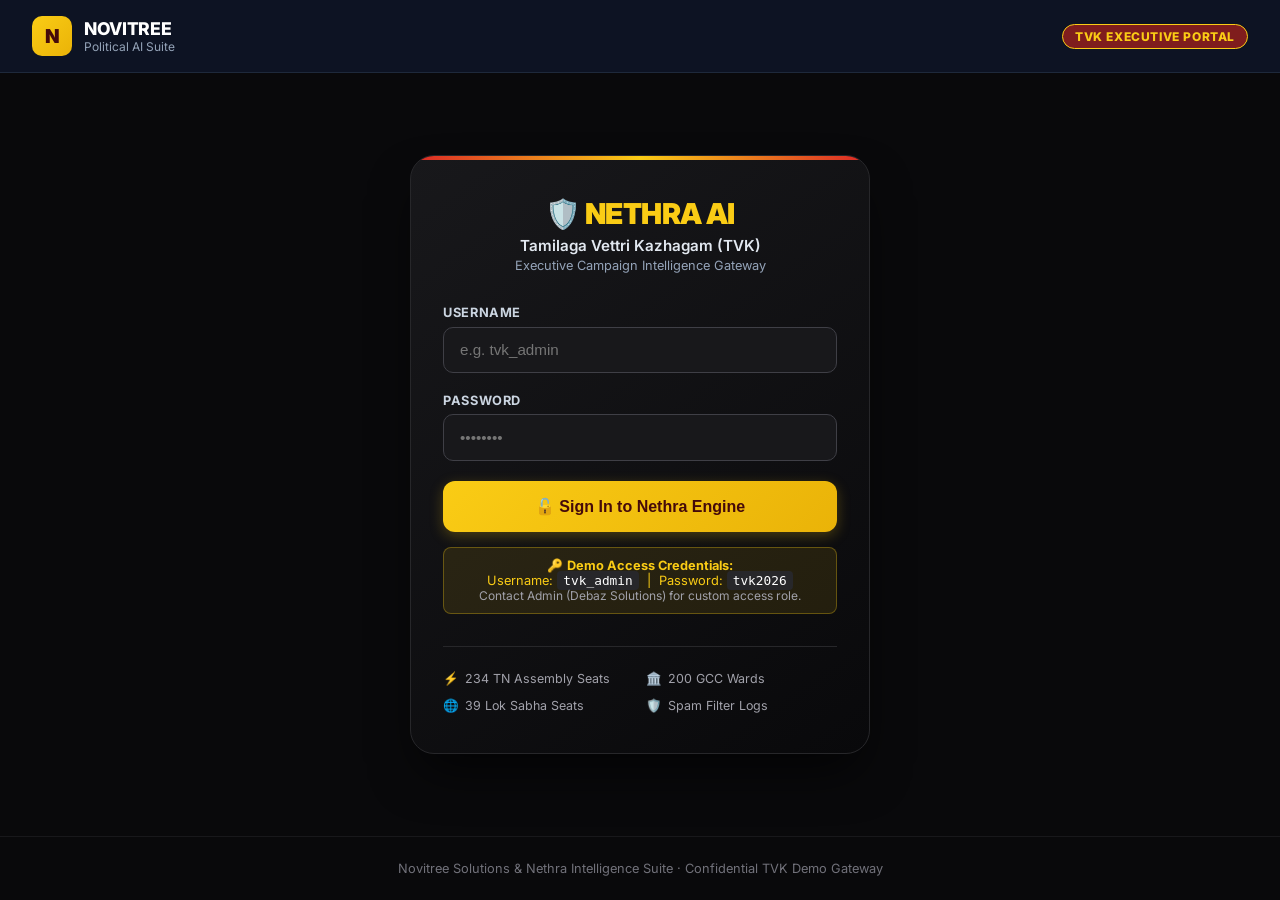
<file: debaz website/index.html>
<!DOCTYPE html>
<html lang="en">
<head>
  <meta charset="utf-8">
  <meta name="viewport" content="width=device-width, initial-scale=1">
  <meta http-equiv="Cache-Control" content="no-cache, no-store, must-revalidate">
  <meta http-equiv="Pragma" content="no-cache">
  <meta http-equiv="Expires" content="0">
  <title>Novitree — Nethra TVK Political AI Executive Portal</title>
  <link rel="preconnect" href="https://fonts.googleapis.com">
  <link rel="preconnect" href="https://fonts.gstatic.com" crossorigin>
  <link href="https://fonts.googleapis.com/css2?family=Inter:wght@400;500;600;700;800;900&display=swap" rel="stylesheet">
  <style>
    * { box-sizing: border-box; margin: 0; padding: 0; }
    body {
      font-family: 'Inter', sans-serif;
      background: #09090b;
      color: #f8fafc;
      min-height: 100vh;
      display: flex;
      flex-direction: column;
    }
    header {
      background: rgba(15, 23, 42, 0.8);
      backdrop-filter: blur(12px);
      border-bottom: 1px solid #1e293b;
      padding: 1rem 2rem;
      display: flex;
      justify-content: space-between;
      align-items: center;
    }
    .brand {
      display: flex;
      align-items: center;
      gap: 0.75rem;
      text-decoration: none;
      color: #fff;
    }
    .brand-logo {
      background: linear-gradient(135deg, #facc15, #eab308);
      color: #450a0a;
      font-weight: 900;
      font-size: 1.2rem;
      width: 40px;
      height: 40px;
      border-radius: 10px;
      display: flex;
      align-items: center;
      justify-content: center;
    }
    .brand-title {
      font-weight: 800;
      font-size: 1.1rem;
      letter-spacing: -0.02em;
    }
    .brand-sub {
      font-size: 0.75rem;
      color: #94a3b8;
      display: block;
    }
    .badge-tvk {
      background: #7f1d1d;
      color: #facc15;
      border: 1px solid #facc15;
      font-weight: 800;
      font-size: 0.75rem;
      padding: 4px 12px;
      border-radius: 20px;
      text-transform: uppercase;
      letter-spacing: 0.05em;
    }
    main {
      flex: 1;
      display: flex;
      align-items: center;
      justify-content: center;
      padding: 2rem 1rem;
    }
    .portal-card {
      background: linear-gradient(145deg, #18181b 0%, #09090b 100%);
      border: 1px solid #27272a;
      border-radius: 24px;
      width: 100%;
      max-width: 460px;
      padding: 2.5rem 2rem;
      box-shadow: 0 25px 50px -12px rgba(0, 0, 0, 0.7);
      position: relative;
      overflow: hidden;
    }
    .portal-card::before {
      content: '';
      position: absolute;
      top: 0;
      left: 0;
      right: 0;
      height: 4px;
      background: linear-gradient(90deg, #dc2626, #facc15, #dc2626);
    }
    .portal-header {
      text-align: center;
      margin-bottom: 2rem;
    }
    .portal-header h1 {
      font-size: 1.8rem;
      font-weight: 900;
      color: #facc15;
      margin-bottom: 0.3rem;
      letter-spacing: -0.02em;
    }
    .portal-header p {
      color: #e2e8f0;
      font-size: 0.95rem;
      font-weight: 600;
    }
    .portal-header small {
      color: #94a3b8;
      font-size: 0.8rem;
      display: block;
      margin-top: 0.2rem;
    }
    .form-group {
      margin-bottom: 1.25rem;
    }
    .form-group label {
      display: block;
      font-size: 0.8rem;
      font-weight: 700;
      color: #cbd5e1;
      margin-bottom: 0.4rem;
      text-transform: uppercase;
      letter-spacing: 0.05em;
    }
    .form-group input {
      width: 100%;
      padding: 0.85rem 1rem;
      background: #18181b;
      border: 1px solid #3f3f46;
      border-radius: 10px;
      color: #fff;
      font-size: 0.95rem;
      outline: none;
      transition: border-color 0.2s;
    }
    .form-group input:focus {
      border-color: #facc15;
    }
    .error-box {
      display: none;
      background: rgba(220, 38, 38, 0.15);
      border: 1px solid #ef4444;
      color: #fca5a5;
      padding: 0.75rem;
      border-radius: 10px;
      font-size: 0.85rem;
      margin-bottom: 1.25rem;
      text-align: center;
      font-weight: 600;
    }
    .btn-submit {
      width: 100%;
      padding: 1rem;
      background: linear-gradient(135deg, #facc15 0%, #eab308 100%);
      border: none;
      border-radius: 12px;
      color: #450a0a;
      font-weight: 800;
      font-size: 1rem;
      cursor: pointer;
      transition: transform 0.15s, box-shadow 0.15s;
      box-shadow: 0 4px 14px rgba(250, 204, 21, 0.25);
    }
    .btn-submit:hover {
      transform: translateY(-2px);
      box-shadow: 0 6px 20px rgba(250, 204, 21, 0.35);
    }
    .features-list {
      margin-top: 2rem;
      padding-top: 1.5rem;
      border-top: 1px solid #27272a;
      display: grid;
      grid-template-columns: 1fr 1fr;
      gap: 0.75rem;
    }
    .feature-item {
      font-size: 0.78rem;
      color: #a1a1aa;
      display: flex;
      align-items: center;
      gap: 0.4rem;
    }
    .feature-item span {
      color: #facc15;
    }
    footer {
      text-align: center;
      padding: 1.5rem;
      font-size: 0.8rem;
      color: #71717a;
      border-top: 1px solid #18181b;
    }
  </style>
</head>
<body>
  <header>
    <a class="brand" href="#">
      <div class="brand-logo">N</div>
      <div>
        <span class="brand-title">NOVITREE</span>
        <span class="brand-sub">Political AI Suite</span>
      </div>
    </a>
    <span class="badge-tvk">TVK Executive Portal</span>
  </header>

  <main>
    <div class="portal-card">
      <div class="portal-header">
        <h1>🛡️ NETHRA AI</h1>
        <p>Tamilaga Vettri Kazhagam (TVK)</p>
        <small>Executive Campaign Intelligence Gateway</small>
      </div>

      <div id="errorBox" class="error-box">
        ❌ Invalid Username or Password. Please try again or contact your administrator.
      </div>

      <form id="loginForm" onsubmit="handleLogin(event)">
        <div class="form-group">
          <label for="username">Username</label>
          <input type="text" id="username" placeholder="e.g. tvk_admin" required autocomplete="off">
        </div>
        <div class="form-group">
          <label for="password">Password</label>
          <input type="password" id="password" placeholder="••••••••" required>
        </div>
        <button type="submit" class="btn-submit">🔓 Sign In to Nethra Engine</button>
      </form>

      <div style="margin-top: 15px; padding: 10px; background: rgba(250, 204, 21, 0.1); border: 1px solid rgba(250, 204, 21, 0.3); border-radius: 8px; font-size: 0.8rem; color: #facc15; text-align: center;">
        🔑 <b>Demo Access Credentials:</b><br>
        Username: <code style="background:#27272a; padding:2px 6px; border-radius:4px; color:#fff;">tvk_admin</code> &nbsp;|&nbsp; 
        Password: <code style="background:#27272a; padding:2px 6px; border-radius:4px; color:#fff;">tvk2026</code><br>
        <span style="color:#a1a1aa; font-size:0.75rem;">Contact Admin (Debaz Solutions) for custom access role.</span>
      </div>

      <div class="features-list">
        <div class="feature-item"><span>⚡</span> 234 TN Assembly Seats</div>
        <div class="feature-item"><span>🏛️</span> 200 GCC Wards</div>
        <div class="feature-item"><span>🌐</span> 39 Lok Sabha Seats</div>
        <div class="feature-item"><span>🛡️</span> Spam Filter Logs</div>
      </div>
    </div>
  </main>

  <footer>
    Novitree Solutions &amp; Nethra Intelligence Suite &middot; Confidential TVK Demo Gateway
  </footer>

  <script>
    const DEFAULT_TUNNEL = 'https://debaz.onrender.com';
    try {
      const existing = localStorage.getItem('nethra_custom_tunnel');
      if (!existing || existing.includes('trycloudflare')) {
        localStorage.setItem('nethra_custom_tunnel', DEFAULT_TUNNEL);
      }
    } catch(e) {}

    function getActiveBackendUrl() {
      const stored = localStorage.getItem('nethra_custom_tunnel');
      if (stored && stored.trim().length > 0 && !stored.includes('trycloudflare')) {
        return stored.trim().replace(/\/$/, '');
      }
      return (window.location.hostname === 'localhost' || window.location.hostname === '127.0.0.1')
        ? 'http://localhost:8501'
        : DEFAULT_TUNNEL;
    }

    function promptNewTunnel() {
      const current = getActiveBackendUrl();
      const input = prompt("Enter active Cloudflare Tunnel URL (e.g., https://...trycloudflare.com):", current);
      if (input !== null && input.trim().length > 0) {
        localStorage.setItem('nethra_custom_tunnel', input.trim().replace(/\/$/, ''));
        location.reload();
      }
    }

    function handleLogin(e) {
      e.preventDefault();
      const u = document.getElementById('username').value.trim();
      const p = document.getElementById('password').value.trim();
      if ((u === 'tvk_admin' || u === 'tvk_leadership' || u === 'debaz') && (p === 'tvk2026' || p === 'debaz2026')) {
        document.getElementById('errorBox').style.display = 'none';
        const baseUrl = getActiveBackendUrl();
        const targetUrl = baseUrl + '?auth=true&user=' + encodeURIComponent(u);
        
        const mainElem = document.querySelector('main');
        mainElem.style.padding = '0';
        mainElem.innerHTML = `
          <div style="width:100%; height:calc(100vh - 70px); display:flex; flex-direction:column; background:#09090b;">
            <div style="background:#18181b; padding:8px 16px; border-bottom:1px solid #27272a; display:flex; justify-content:space-between; align-items:center;">
              <span style="color:#facc15; font-weight:700; font-size:0.85rem;">🛡️ NETHRA AI EXECUTIVE SUITE ACTIVE</span>
              <div style="display:flex; gap:8px;">
                <button onclick="promptNewTunnel()" style="background:#27272a; color:#e2e8f0; border:1px solid #3f3f46; border-radius:6px; padding:4px 10px; font-weight:600; font-size:0.75rem; cursor:pointer;">⚙️ Update Tunnel</button>
                <button onclick="location.reload()" style="background:#7f1d1d; color:#facc15; border:1px solid #facc15; border-radius:6px; padding:4px 12px; font-weight:700; font-size:0.8rem; cursor:pointer;">🔒 Sign Out</button>
              </div>
            </div>
            <iframe src="${targetUrl}" style="width:100%; flex:1; border:none;" allow="geolocation; microphone; camera"></iframe>
          </div>
        `;
      } else {
        document.getElementById('errorBox').style.display = 'block';
      }
    }
  </script>
</body>
</html>
</file>
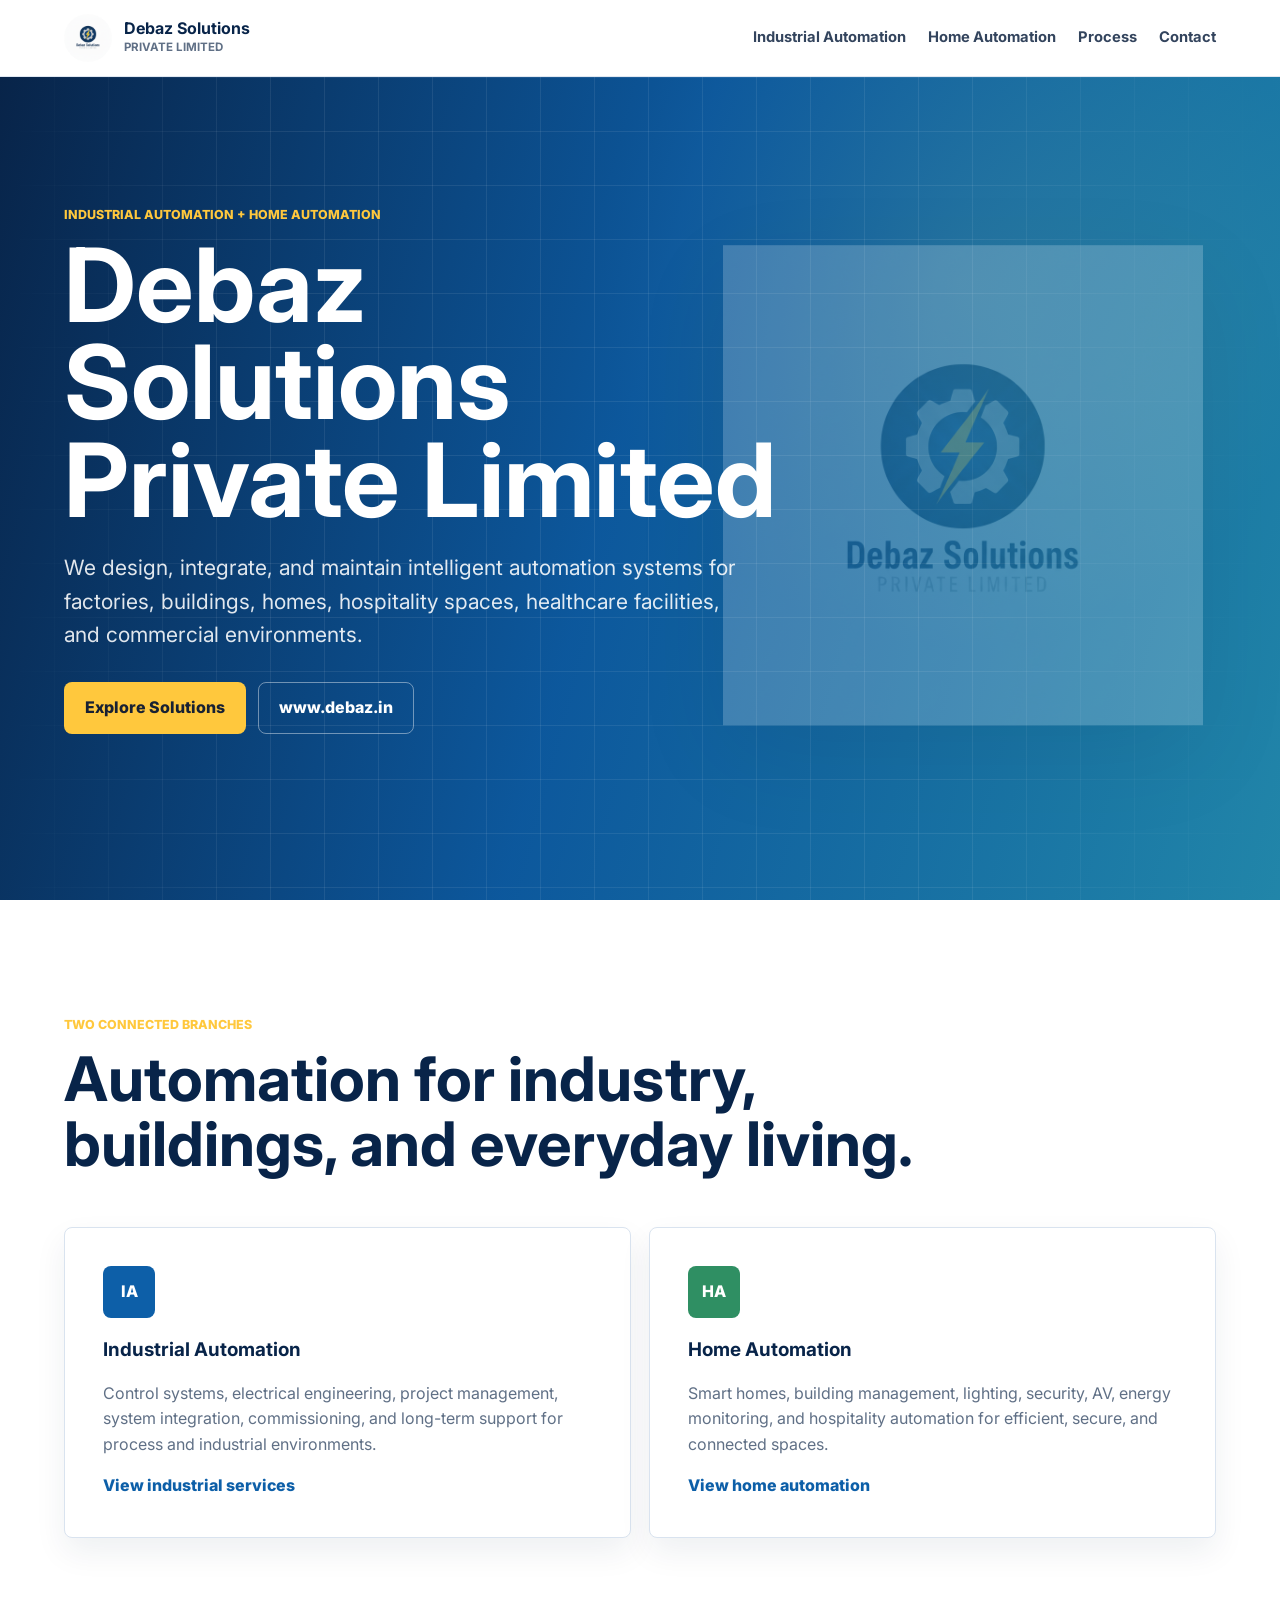
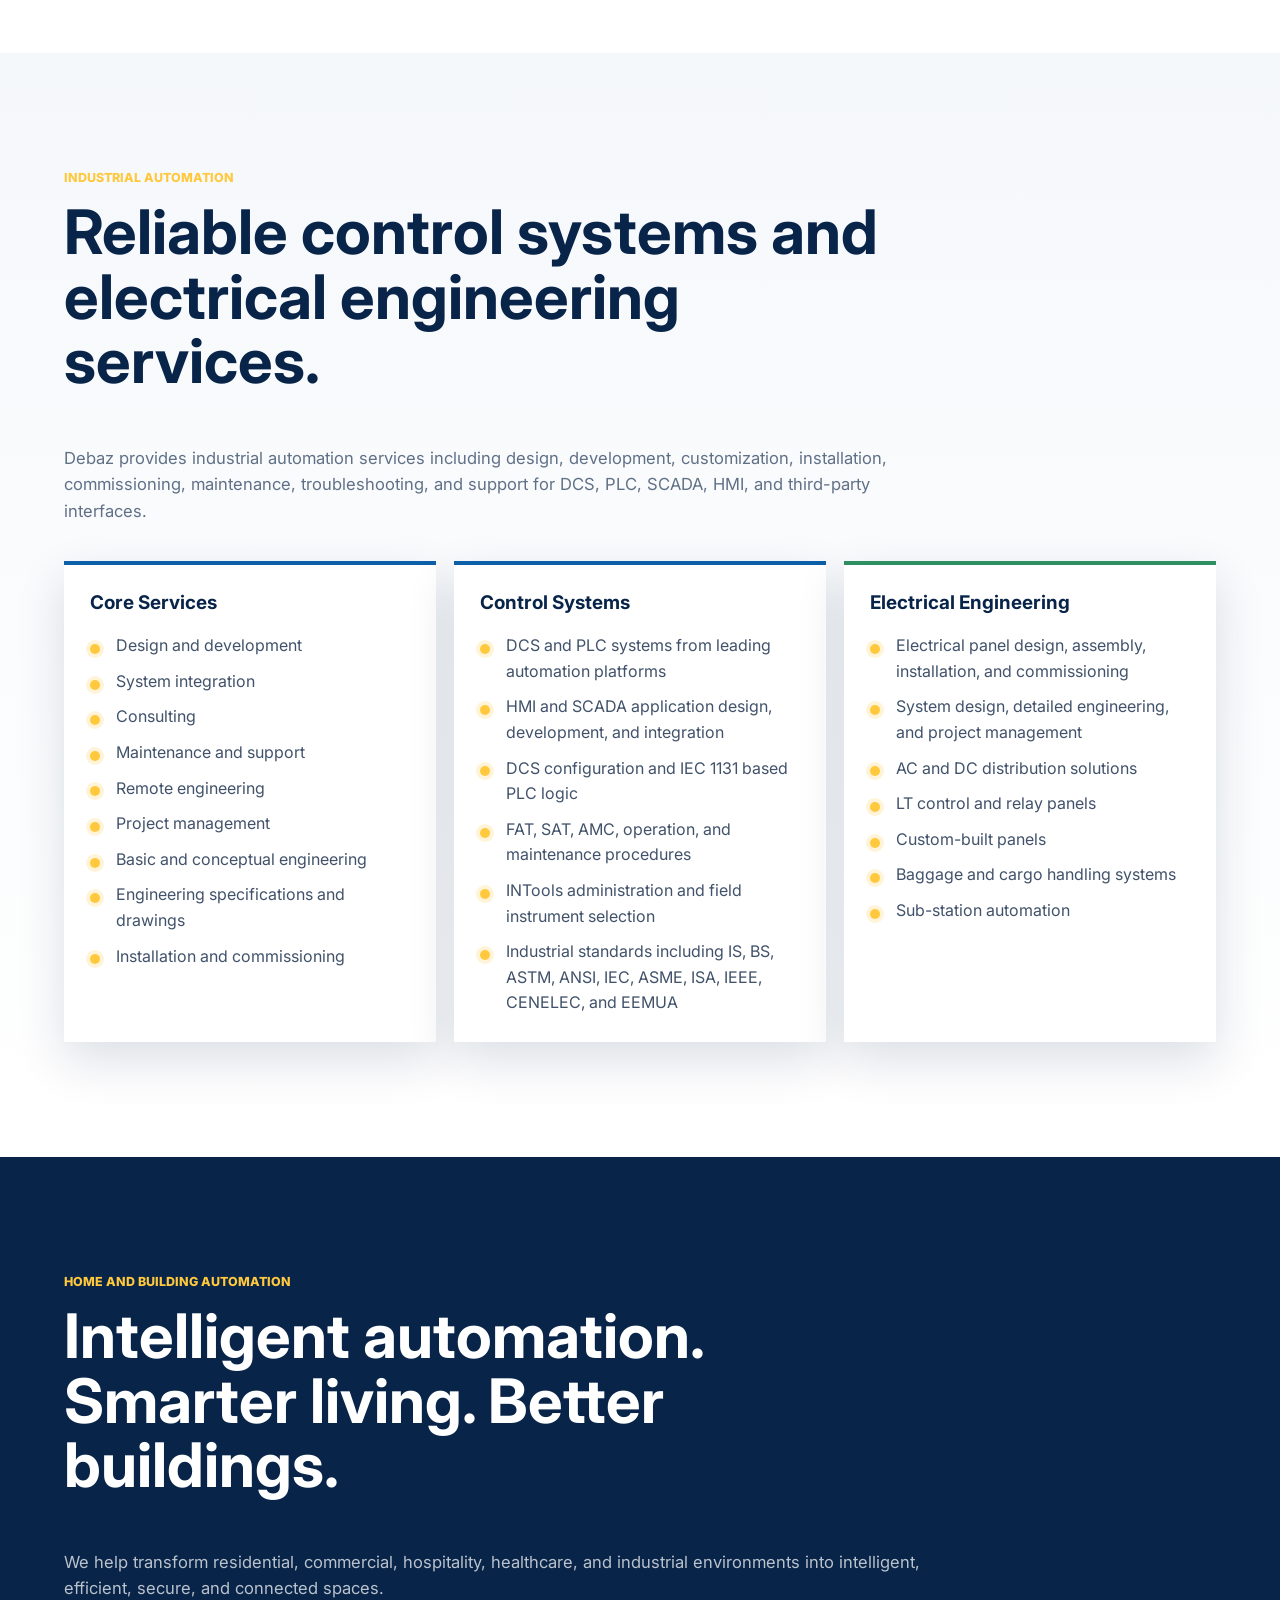
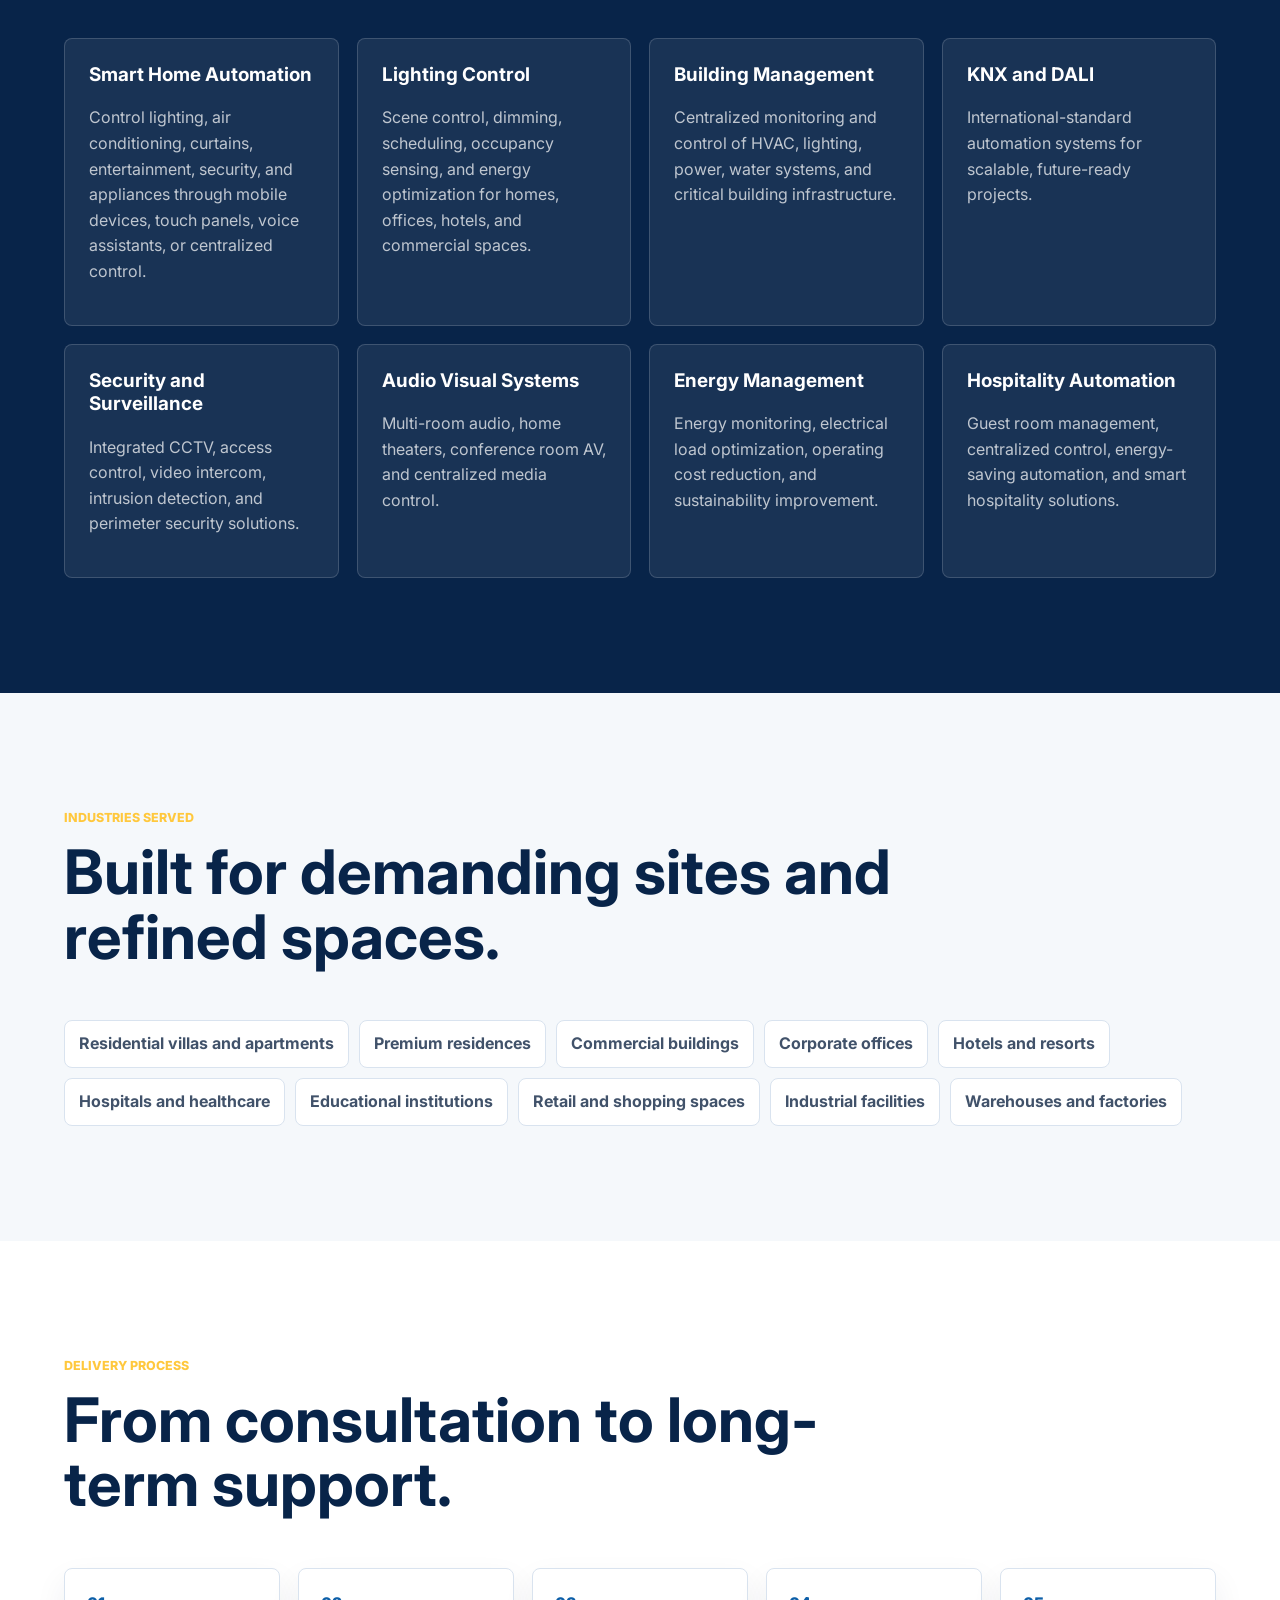
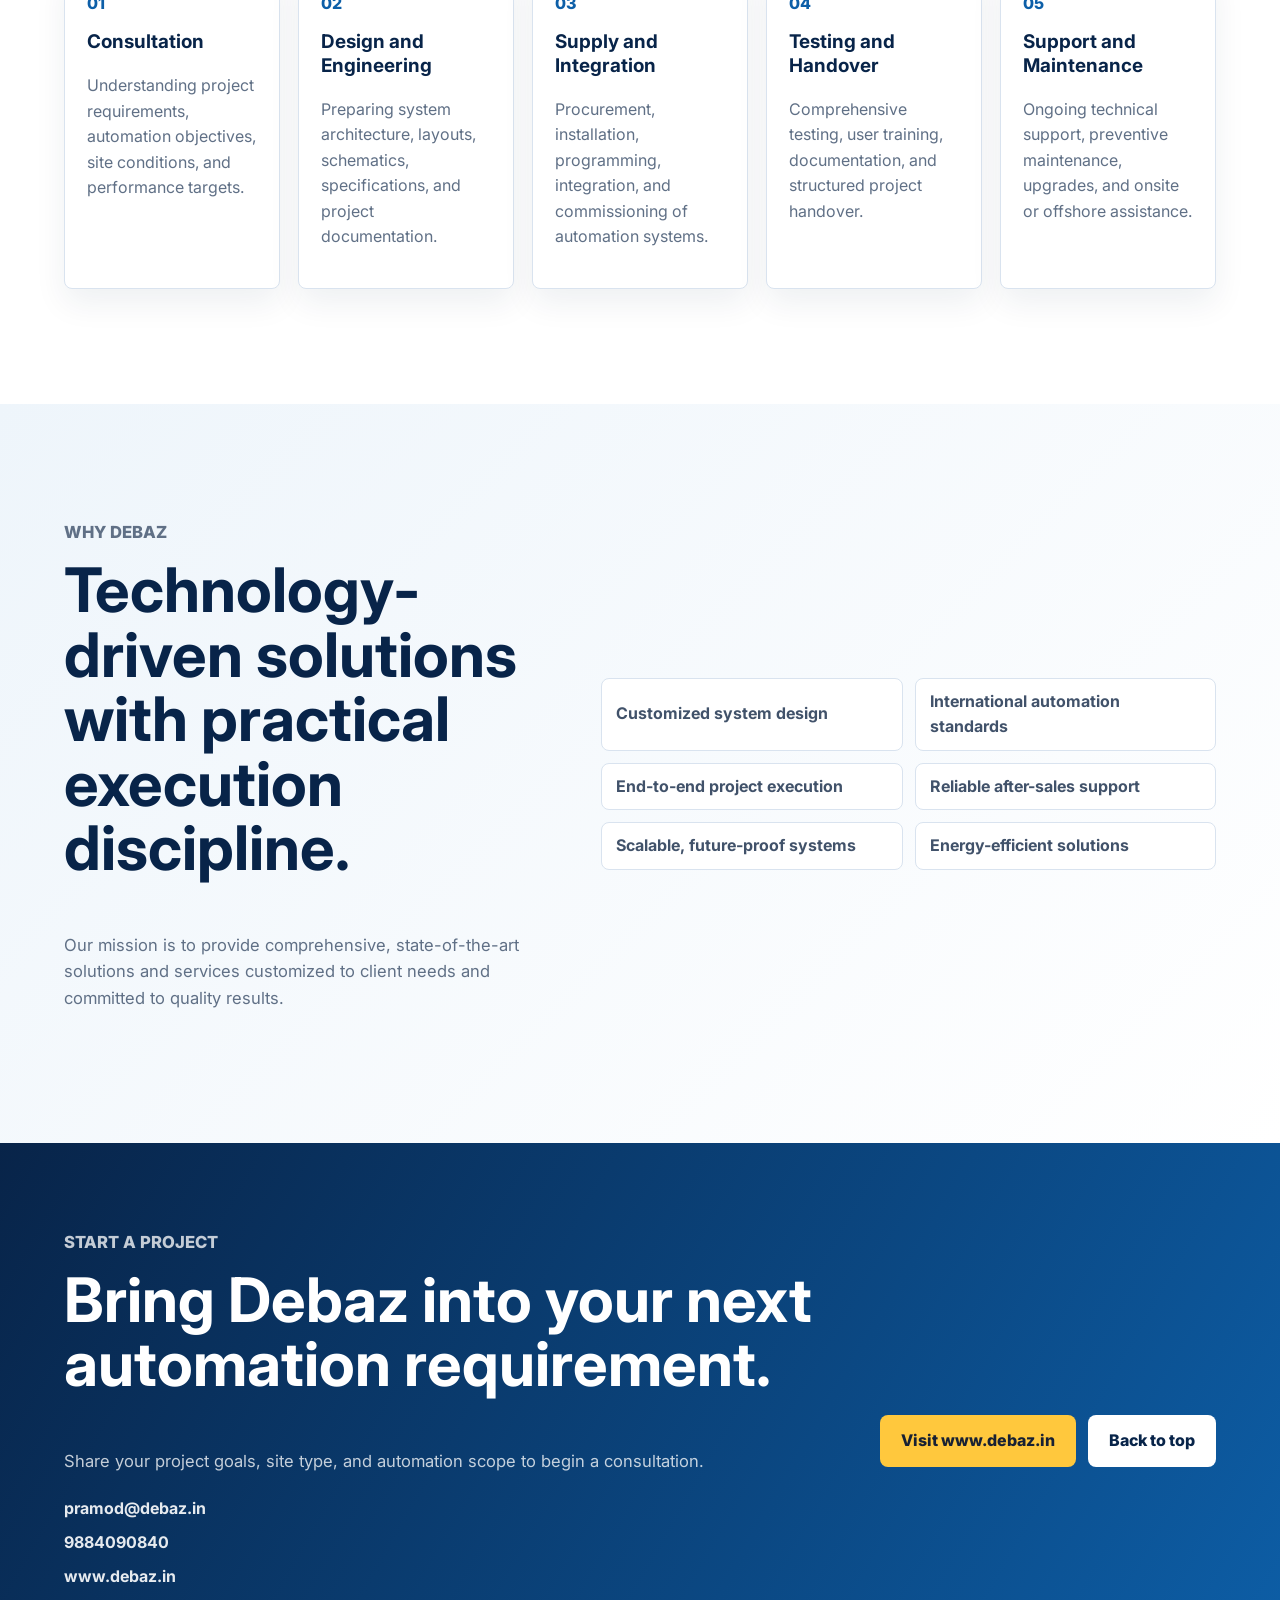
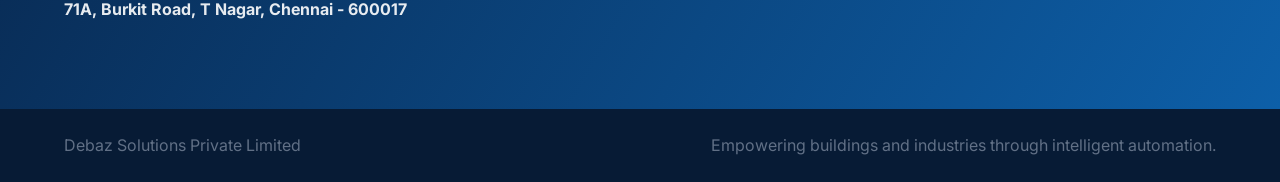
<file: debaz-website/index.html>
<!doctype html>
<html lang="en">
  <head>
    <meta charset="utf-8">
    <meta name="viewport" content="width=device-width, initial-scale=1">
    <meta name="description" content="Debaz Solutions Private Limited delivers industrial automation and intelligent home automation solutions for efficient, secure, and connected spaces.">
    <title>Debaz Solutions Private Limited</title>
    <link rel="preconnect" href="https://fonts.googleapis.com">
    <link rel="preconnect" href="https://fonts.gstatic.com" crossorigin>
    <link href="https://fonts.googleapis.com/css2?family=Inter:wght@400;500;600;700;800&display=swap" rel="stylesheet">
    <link rel="stylesheet" href="styles.css">
  </head>
  <body>
    <header class="site-header">
      <a class="brand" href="#top" aria-label="Debaz Solutions home">
        <img src="assets/debaz-logo.png" alt="Debaz Solutions Private Limited logo">
        <span>
          <strong>Debaz Solutions</strong>
          <small>Private Limited</small>
        </span>
      </a>
      <button class="menu-button" type="button" aria-label="Open navigation menu" aria-expanded="false" aria-controls="site-nav">
        <span></span>
        <span></span>
        <span></span>
      </button>
      <nav id="site-nav" class="site-nav" aria-label="Primary navigation">
        <a href="#industrial">Industrial Automation</a>
        <a href="#home">Home Automation</a>
        <a href="#process">Process</a>
        <a href="#contact">Contact</a>
      </nav>
    </header>

    <main id="top">
      <section class="hero">
        <div class="hero-media" aria-hidden="true">
          <img src="assets/debaz-logo.png" alt="">
        </div>
        <div class="hero-content">
          <p class="eyebrow">Industrial Automation + Home Automation</p>
          <h1>Debaz Solutions Private Limited</h1>
          <p class="hero-copy">We design, integrate, and maintain intelligent automation systems for factories, buildings, homes, hospitality spaces, healthcare facilities, and commercial environments.</p>
          <div class="hero-actions">
            <a class="button primary" href="#branches">Explore Solutions</a>
            <a class="button ghost" href="https://www.debaz.in">www.debaz.in</a>
          </div>
        </div>
      </section>

      <section id="branches" class="section intro-section">
        <div class="section-heading">
          <p class="eyebrow">Two connected branches</p>
          <h2>Automation for industry, buildings, and everyday living.</h2>
        </div>
        <div class="branch-grid">
          <article class="branch-card industrial-card">
            <div class="card-icon">IA</div>
            <h3>Industrial Automation</h3>
            <p>Control systems, electrical engineering, project management, system integration, commissioning, and long-term support for process and industrial environments.</p>
            <a href="#industrial">View industrial services</a>
          </article>
          <article class="branch-card home-card">
            <div class="card-icon">HA</div>
            <h3>Home Automation</h3>
            <p>Smart homes, building management, lighting, security, AV, energy monitoring, and hospitality automation for efficient, secure, and connected spaces.</p>
            <a href="#home">View home automation</a>
          </article>
        </div>
      </section>

      <section id="industrial" class="section split-section industrial-section">
        <div class="section-heading">
          <p class="eyebrow">Industrial Automation</p>
          <h2>Reliable control systems and electrical engineering services.</h2>
          <p>Debaz provides industrial automation services including design, development, customization, installation, commissioning, maintenance, troubleshooting, and support for DCS, PLC, SCADA, HMI, and third-party interfaces.</p>
        </div>
        <div class="service-columns">
          <div>
            <h3>Core Services</h3>
            <ul class="check-list">
              <li>Design and development</li>
              <li>System integration</li>
              <li>Consulting</li>
              <li>Maintenance and support</li>
              <li>Remote engineering</li>
              <li>Project management</li>
              <li>Basic and conceptual engineering</li>
              <li>Engineering specifications and drawings</li>
              <li>Installation and commissioning</li>
            </ul>
          </div>
          <div>
            <h3>Control Systems</h3>
            <ul class="check-list">
              <li>DCS and PLC systems from leading automation platforms</li>
              <li>HMI and SCADA application design, development, and integration</li>
              <li>DCS configuration and IEC 1131 based PLC logic</li>
              <li>FAT, SAT, AMC, operation, and maintenance procedures</li>
              <li>INTools administration and field instrument selection</li>
              <li>Industrial standards including IS, BS, ASTM, ANSI, IEC, ASME, ISA, IEEE, CENELEC, and EEMUA</li>
            </ul>
          </div>
          <div>
            <h3>Electrical Engineering</h3>
            <ul class="check-list">
              <li>Electrical panel design, assembly, installation, and commissioning</li>
              <li>System design, detailed engineering, and project management</li>
              <li>AC and DC distribution solutions</li>
              <li>LT control and relay panels</li>
              <li>Custom-built panels</li>
              <li>Baggage and cargo handling systems</li>
              <li>Sub-station automation</li>
            </ul>
          </div>
        </div>
      </section>

      <section id="home" class="section home-section">
        <div class="section-heading">
          <p class="eyebrow">Home and Building Automation</p>
          <h2>Intelligent automation. Smarter living. Better buildings.</h2>
          <p>We help transform residential, commercial, hospitality, healthcare, and industrial environments into intelligent, efficient, secure, and connected spaces.</p>
        </div>
        <div class="service-grid">
          <article>
            <h3>Smart Home Automation</h3>
            <p>Control lighting, air conditioning, curtains, entertainment, security, and appliances through mobile devices, touch panels, voice assistants, or centralized control.</p>
          </article>
          <article>
            <h3>Lighting Control</h3>
            <p>Scene control, dimming, scheduling, occupancy sensing, and energy optimization for homes, offices, hotels, and commercial spaces.</p>
          </article>
          <article>
            <h3>Building Management</h3>
            <p>Centralized monitoring and control of HVAC, lighting, power, water systems, and critical building infrastructure.</p>
          </article>
          <article>
            <h3>KNX and DALI</h3>
            <p>International-standard automation systems for scalable, future-ready projects.</p>
          </article>
          <article>
            <h3>Security and Surveillance</h3>
            <p>Integrated CCTV, access control, video intercom, intrusion detection, and perimeter security solutions.</p>
          </article>
          <article>
            <h3>Audio Visual Systems</h3>
            <p>Multi-room audio, home theaters, conference room AV, and centralized media control.</p>
          </article>
          <article>
            <h3>Energy Management</h3>
            <p>Energy monitoring, electrical load optimization, operating cost reduction, and sustainability improvement.</p>
          </article>
          <article>
            <h3>Hospitality Automation</h3>
            <p>Guest room management, centralized control, energy-saving automation, and smart hospitality solutions.</p>
          </article>
        </div>
      </section>

      <section class="section industries-section">
        <div class="section-heading">
          <p class="eyebrow">Industries served</p>
          <h2>Built for demanding sites and refined spaces.</h2>
        </div>
        <div class="pill-grid">
          <span>Residential villas and apartments</span>
          <span>Premium residences</span>
          <span>Commercial buildings</span>
          <span>Corporate offices</span>
          <span>Hotels and resorts</span>
          <span>Hospitals and healthcare</span>
          <span>Educational institutions</span>
          <span>Retail and shopping spaces</span>
          <span>Industrial facilities</span>
          <span>Warehouses and factories</span>
        </div>
      </section>

      <section id="process" class="section process-section">
        <div class="section-heading">
          <p class="eyebrow">Delivery process</p>
          <h2>From consultation to long-term support.</h2>
        </div>
        <div class="timeline">
          <article>
            <span>01</span>
            <h3>Consultation</h3>
            <p>Understanding project requirements, automation objectives, site conditions, and performance targets.</p>
          </article>
          <article>
            <span>02</span>
            <h3>Design and Engineering</h3>
            <p>Preparing system architecture, layouts, schematics, specifications, and project documentation.</p>
          </article>
          <article>
            <span>03</span>
            <h3>Supply and Integration</h3>
            <p>Procurement, installation, programming, integration, and commissioning of automation systems.</p>
          </article>
          <article>
            <span>04</span>
            <h3>Testing and Handover</h3>
            <p>Comprehensive testing, user training, documentation, and structured project handover.</p>
          </article>
          <article>
            <span>05</span>
            <h3>Support and Maintenance</h3>
            <p>Ongoing technical support, preventive maintenance, upgrades, and onsite or offshore assistance.</p>
          </article>
        </div>
      </section>

      <section class="section why-section">
        <div>
          <p class="eyebrow">Why Debaz</p>
          <h2>Technology-driven solutions with practical execution discipline.</h2>
          <p>Our mission is to provide comprehensive, state-of-the-art solutions and services customized to client needs and committed to quality results.</p>
        </div>
        <div class="why-list">
          <span>Customized system design</span>
          <span>International automation standards</span>
          <span>End-to-end project execution</span>
          <span>Reliable after-sales support</span>
          <span>Scalable, future-proof systems</span>
          <span>Energy-efficient solutions</span>
        </div>
      </section>

      <section id="contact" class="contact-section">
        <div>
          <p class="eyebrow">Start a project</p>
          <h2>Bring Debaz into your next automation requirement.</h2>
          <p>Share your project goals, site type, and automation scope to begin a consultation.</p>
          <address class="contact-details">
            <a href="mailto:pramod@debaz.in">pramod@debaz.in</a>
            <a href="tel:+919884090840">9884090840</a>
            <a href="https://www.debaz.in">www.debaz.in</a>
            <span>71A, Burkit Road, T Nagar, Chennai - 600017</span>
          </address>
        </div>
        <div class="contact-actions">
          <a class="button primary" href="https://www.debaz.in">Visit www.debaz.in</a>
          <a class="button light" href="#top">Back to top</a>
        </div>
      </section>
    </main>

    <footer class="site-footer">
      <p>Debaz Solutions Private Limited</p>
      <p>Empowering buildings and industries through intelligent automation.</p>
    </footer>

    <script src="script.js"></script>
  </body>
</html>
</file>
<file: debaz-website/styles.css>
:root {
  --navy: #082449;
  --blue: #0d5fa8;
  --cyan: #29a4c7;
  --gold: #ffc83d;
  --green: #2f8f63;
  --ink: #172033;
  --muted: #607086;
  --line: #d9e3ef;
  --panel: #f5f8fb;
  --white: #ffffff;
  --shadow: 0 18px 45px rgba(8, 36, 73, 0.14);
}

* {
  box-sizing: border-box;
}

html {
  scroll-behavior: smooth;
}

body {
  margin: 0;
  color: var(--ink);
  font-family: "Inter", Arial, sans-serif;
  background: var(--white);
  line-height: 1.6;
}

a {
  color: inherit;
}

.site-header {
  position: sticky;
  top: 0;
  z-index: 20;
  display: flex;
  align-items: center;
  justify-content: space-between;
  gap: 24px;
  padding: 14px clamp(20px, 5vw, 72px);
  background: rgba(255, 255, 255, 0.92);
  border-bottom: 1px solid rgba(217, 227, 239, 0.8);
  backdrop-filter: blur(16px);
}

.brand {
  display: inline-flex;
  align-items: center;
  gap: 12px;
  text-decoration: none;
  min-width: 0;
}

.brand img {
  width: 48px;
  height: 48px;
  border-radius: 50%;
  object-fit: cover;
}

.brand strong,
.brand small {
  display: block;
}

.brand strong {
  color: var(--navy);
  font-size: 1rem;
  line-height: 1.1;
}

.brand small {
  color: var(--muted);
  font-size: 0.72rem;
  font-weight: 700;
  text-transform: uppercase;
}

.site-nav {
  display: flex;
  align-items: center;
  gap: 22px;
  color: #33445d;
  font-size: 0.92rem;
  font-weight: 700;
}

.site-nav a {
  text-decoration: none;
}

.site-nav a:hover {
  color: var(--blue);
}

.menu-button {
  display: none;
  width: 42px;
  height: 42px;
  border: 1px solid var(--line);
  border-radius: 8px;
  background: var(--white);
  padding: 9px;
}

.menu-button span {
  display: block;
  height: 2px;
  margin: 5px 0;
  background: var(--navy);
}

.hero {
  position: relative;
  display: grid;
  grid-template-columns: minmax(0, 1fr);
  min-height: calc(100vh - 77px);
  padding: clamp(82px, 10vw, 130px) clamp(20px, 5vw, 72px) 34px;
  overflow: hidden;
  color: var(--white);
  background:
    linear-gradient(105deg, rgba(8, 36, 73, 0.96), rgba(13, 95, 168, 0.88) 48%, rgba(41, 164, 199, 0.76)),
    radial-gradient(circle at 75% 25%, rgba(255, 200, 61, 0.42), transparent 32%),
    var(--navy);
}

.hero::after {
  content: "";
  position: absolute;
  inset: 0;
  background-image:
    linear-gradient(90deg, rgba(255,255,255,0.08) 1px, transparent 1px),
    linear-gradient(rgba(255,255,255,0.08) 1px, transparent 1px);
  background-size: 54px 54px;
  mask-image: linear-gradient(90deg, transparent, #000 20%, #000 75%, transparent);
  pointer-events: none;
}

.hero-media {
  position: absolute;
  right: clamp(12px, 6vw, 92px);
  top: 50%;
  width: min(42vw, 480px);
  aspect-ratio: 1;
  transform: translateY(-50%);
  opacity: 0.2;
  z-index: 1;
}

.hero-media img {
  width: 100%;
  height: 100%;
  object-fit: contain;
  filter: drop-shadow(0 30px 50px rgba(0, 0, 0, 0.32));
}

.hero-content {
  position: relative;
  z-index: 2;
}

.hero-content {
  max-width: 760px;
}

.eyebrow {
  margin: 0 0 12px;
  color: var(--gold);
  font-size: 0.78rem;
  font-weight: 800;
  text-transform: uppercase;
}

h1,
h2,
h3,
p {
  margin-top: 0;
}

h1 {
  max-width: 800px;
  margin-bottom: 22px;
  font-size: clamp(3rem, 8vw, 6.6rem);
  line-height: 0.95;
}

h2 {
  color: var(--navy);
  font-size: clamp(2rem, 4.8vw, 4rem);
  line-height: 1.05;
}

h3 {
  color: var(--navy);
  font-size: 1.18rem;
  line-height: 1.25;
}

.hero-copy {
  max-width: 690px;
  color: rgba(255, 255, 255, 0.88);
  font-size: clamp(1.05rem, 2vw, 1.32rem);
}

.hero-actions,
.contact-actions {
  display: flex;
  flex-wrap: wrap;
  gap: 12px;
  margin-top: 30px;
}

.button {
  display: inline-flex;
  align-items: center;
  justify-content: center;
  min-height: 46px;
  padding: 12px 20px;
  border: 1px solid transparent;
  border-radius: 8px;
  font-weight: 800;
  text-decoration: none;
}

.button.primary {
  background: var(--gold);
  color: #182133;
}

.button.ghost {
  border-color: rgba(255, 255, 255, 0.42);
  color: var(--white);
}

.button.light {
  background: var(--white);
  color: var(--navy);
}

.section {
  padding: clamp(70px, 9vw, 118px) clamp(20px, 5vw, 72px);
}

.section-heading {
  max-width: 880px;
  margin-bottom: 36px;
}

.section-heading p:not(.eyebrow),
.why-section p,
.contact-section p {
  color: var(--muted);
  font-size: 1.04rem;
}

.intro-section {
  background: var(--white);
}

.branch-grid,
.service-columns,
.service-grid,
.timeline {
  display: grid;
  gap: 18px;
}

.branch-grid {
  grid-template-columns: repeat(2, minmax(0, 1fr));
}

.branch-card,
.service-grid article,
.timeline article {
  border: 1px solid var(--line);
  border-radius: 8px;
  background: var(--white);
  box-shadow: 0 14px 32px rgba(8, 36, 73, 0.07);
}

.branch-card {
  padding: clamp(24px, 4vw, 38px);
}

.branch-card p,
.service-grid p,
.timeline p {
  color: var(--muted);
}

.branch-card a {
  color: var(--blue);
  font-weight: 800;
  text-decoration: none;
}

.card-icon {
  display: grid;
  place-items: center;
  width: 52px;
  height: 52px;
  margin-bottom: 20px;
  border-radius: 8px;
  color: var(--white);
  font-weight: 800;
}

.industrial-card .card-icon {
  background: var(--blue);
}

.home-card .card-icon {
  background: var(--green);
}

.industrial-section {
  background: linear-gradient(180deg, #f5f8fb, #ffffff);
}

.service-columns {
  grid-template-columns: repeat(3, minmax(0, 1fr));
}

.service-columns > div {
  padding: 26px;
  border-top: 4px solid var(--blue);
  background: var(--white);
  box-shadow: var(--shadow);
}

.service-columns > div:nth-child(3) {
  border-top-color: var(--green);
}

.check-list {
  display: grid;
  gap: 10px;
  margin: 0;
  padding: 0;
  list-style: none;
}

.check-list li {
  position: relative;
  padding-left: 26px;
  color: #41526a;
}

.check-list li::before {
  content: "";
  position: absolute;
  left: 0;
  top: 0.68em;
  width: 10px;
  height: 10px;
  border-radius: 50%;
  background: var(--gold);
  box-shadow: 0 0 0 4px rgba(255, 200, 61, 0.2);
}

.home-section {
  background: var(--navy);
}

.home-section h2,
.home-section h3 {
  color: var(--white);
}

.home-section .section-heading p:not(.eyebrow),
.home-section .service-grid p {
  color: rgba(255, 255, 255, 0.72);
}

.service-grid {
  grid-template-columns: repeat(4, minmax(0, 1fr));
}

.service-grid article {
  min-height: 210px;
  padding: 24px;
  background: rgba(255, 255, 255, 0.07);
  border-color: rgba(255, 255, 255, 0.16);
  box-shadow: none;
}

.industries-section {
  background: var(--panel);
}

.pill-grid {
  display: flex;
  flex-wrap: wrap;
  gap: 10px;
}

.pill-grid span,
.why-list span {
  display: inline-flex;
  align-items: center;
  min-height: 42px;
  padding: 10px 14px;
  border: 1px solid var(--line);
  border-radius: 8px;
  background: var(--white);
  color: #41526a;
  font-weight: 700;
}

.process-section {
  background: var(--white);
}

.timeline {
  grid-template-columns: repeat(5, minmax(0, 1fr));
}

.timeline article {
  padding: 22px;
}

.timeline span {
  display: inline-block;
  margin-bottom: 14px;
  color: var(--blue);
  font-weight: 800;
}

.why-section {
  display: grid;
  grid-template-columns: minmax(0, 0.9fr) minmax(0, 1.1fr);
  gap: 34px;
  align-items: center;
  background: linear-gradient(135deg, #eef5fb, #ffffff);
}

.why-list {
  display: grid;
  grid-template-columns: repeat(2, minmax(0, 1fr));
  gap: 12px;
}

.contact-section {
  display: flex;
  align-items: center;
  justify-content: space-between;
  gap: 24px;
  padding: clamp(56px, 8vw, 86px) clamp(20px, 5vw, 72px);
  color: var(--white);
  background: linear-gradient(120deg, var(--navy), var(--blue));
}

.contact-section h2 {
  max-width: 780px;
  color: var(--white);
}

.contact-section p {
  color: rgba(255, 255, 255, 0.76);
}

.contact-details {
  display: grid;
  gap: 8px;
  max-width: 620px;
  margin-top: 22px;
  color: rgba(255, 255, 255, 0.9);
  font-style: normal;
  font-weight: 700;
}

.contact-details a,
.contact-details span {
  display: inline-flex;
  width: fit-content;
}

.contact-details a {
  text-decoration: none;
}

.contact-details a:hover {
  color: var(--gold);
}

.site-footer {
  display: flex;
  justify-content: space-between;
  gap: 18px;
  padding: 24px clamp(20px, 5vw, 72px);
  color: #617086;
  background: #071b35;
}

.site-footer p {
  margin: 0;
}

@media (max-width: 1080px) {
  .service-grid,
  .timeline {
    grid-template-columns: repeat(2, minmax(0, 1fr));
  }

  .service-columns,
  .why-section {
    grid-template-columns: 1fr;
  }
}

@media (max-width: 760px) {
  .site-header {
    align-items: flex-start;
  }

  .menu-button {
    display: block;
    flex: 0 0 auto;
  }

  .site-nav {
    position: absolute;
    top: 76px;
    left: 16px;
    right: 16px;
    display: none;
    flex-direction: column;
    align-items: flex-start;
    gap: 0;
    padding: 10px;
    border: 1px solid var(--line);
    border-radius: 8px;
    background: var(--white);
    box-shadow: var(--shadow);
  }

  .site-nav.open {
    display: flex;
  }

  .site-nav a {
    width: 100%;
    padding: 12px;
  }

  .hero {
    min-height: 760px;
    padding-top: 86px;
  }

  .hero-media {
    top: 22%;
    right: -60px;
    width: 340px;
    opacity: 0.14;
  }

  .branch-grid,
  .service-grid,
  .timeline,
  .why-list {
    grid-template-columns: 1fr;
  }

  .contact-section,
  .site-footer {
    flex-direction: column;
    align-items: flex-start;
  }
}

@media (max-width: 460px) {
  .brand span {
    max-width: 190px;
  }

  .hero-actions,
  .contact-actions {
    width: 100%;
  }

  .button {
    width: 100%;
  }
}
</file>
